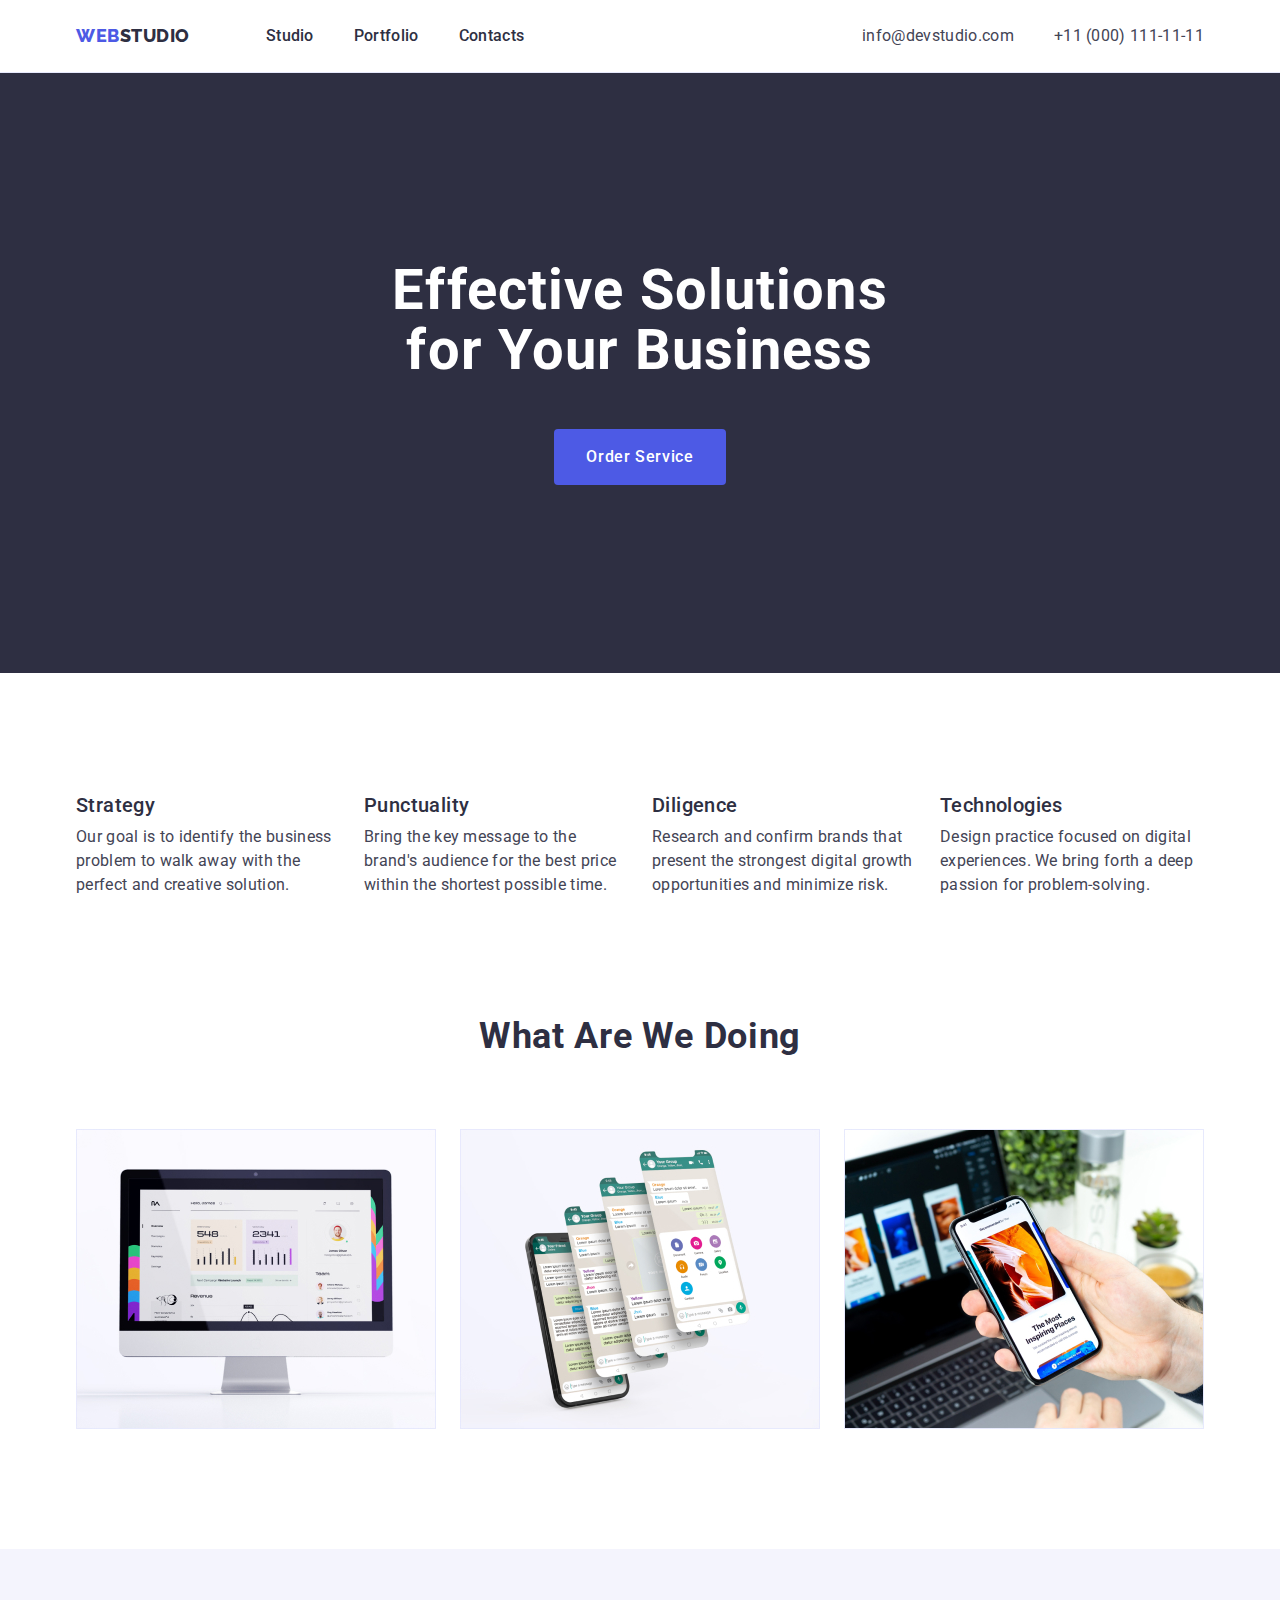
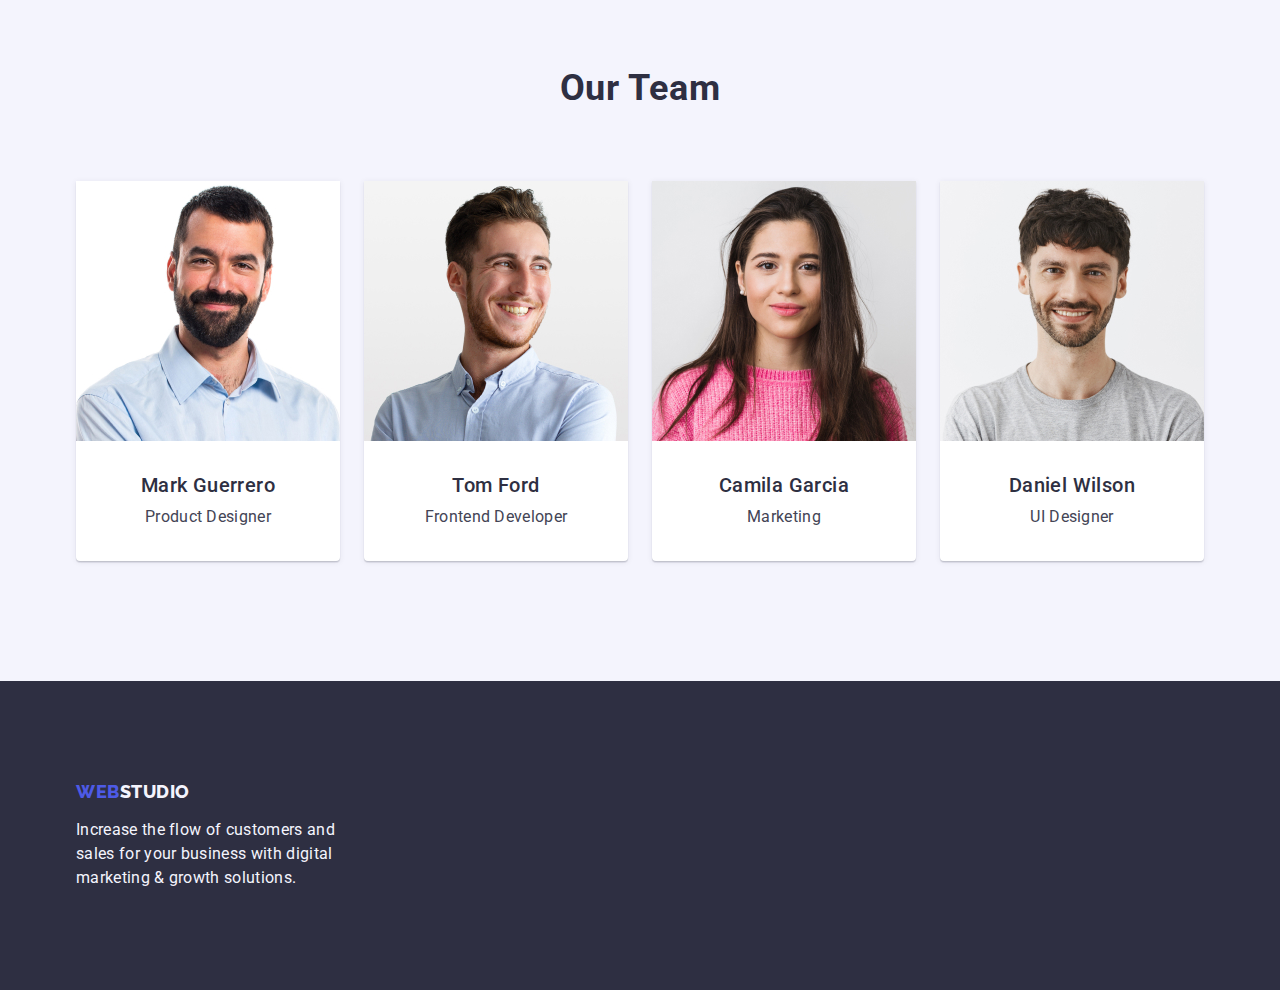
<file: index.html>
<!DOCTYPE html>
<html lang="en">
  <head>
    <meta charset="UTF-8" />
    <meta http-equiv="X-UA-Compatible" content="IE=edge" />
    <meta name="viewport" content="width=device-width, initial-scale=1.0" />
    <title>Document</title>
    <link rel="preconnect" href="https://fonts.googleapis.com" />
    <link rel="preconnect" href="https://fonts.gstatic.com" crossorigin />
    <link
      href="https://fonts.googleapis.com/css2?family=Raleway:wght@700;800&family=Roboto:wght@400;500&display=swap"
      rel="stylesheet"
    />
    <link
      rel="stylesheet"
      href="https://cdnjs.cloudflare.com/ajax/libs/modern-normalize/1.1.0/modern-normalize.min.css"
    />
    <link rel="stylesheet" href="./css/styles.css" />
  </head>
  <body>
    <!-- Header section -->
    <header class="header-page">
      <div class="header-container container">
        <nav class="nav-main list">
          <a href="./index.html" class="trademark-link link"
            >Web<span class="trademark-dark">Studio</span></a
          >
          <ul class="nav-list list">
            <li class="item list">
              <a class="nav-link link" href="./index.html">Studio</a>
            </li>
            <li class="item list">
              <a class="nav-link link" href="./portfolio.html">Portfolio</a>
            </li>
            <li class="item list">
              <a class="nav-link link" href="">Contacts</a>
            </li>
          </ul>
        </nav>
        <address class="address">
          <ul class="list-address list">
            <li class="item list">
              <a class="contact link" href="mailto:info@devstudio.com"
                >info@devstudio.com</a
              >
            </li>
            <li class="item list">
              <a class="contact link" href="tel:+110001111111"
                >+11 (000) 111-11-11</a
              >
            </li>
          </ul>
        </address>
      </div>
    </header>
    <main>
      <!-- Hero section -->
      <section class="first-sec">
        <div class="container">
          <h1 class="first-sec-title list">
            Effective Solutions for Your Business
          </h1>
          <button class="hero-button" type="button">Order Service</button>
        </div>
      </section>
      <!-- Stragedy Punctuality Technologies-->
      <section class="second-sec">
        <div class="container">
          <h2 class="visually-feature">Feature</h2>
          <ul class="second-sec-list list">
            <li class="second-sec-item list">
              <h3 class="second-sec-title">Strategy</h3>
              <p class="second-sec-text">
                Our goal is to identify the business problem to walk away with
                the perfect and creative solution.
              </p>
            </li>
            <li class="second-sec-item list">
              <h3 class="second-sec-title">Punctuality</h3>
              <p class="second-sec-text">
                Bring the key message to the brand's audience for the best price
                within the shortest possible time.
              </p>
            </li>
            <li class="second-sec-item list">
              <h3 class="second-sec-title">Diligence</h3>
              <p class="second-sec-text">
                Research and confirm brands that present the strongest digital
                growth opportunities and minimize risk.
              </p>
            </li>
            <li class="second-sec-item list">
              <h3 class="second-sec-title">Technologies</h3>
              <p class="second-sec-text">
                Design practice focused on digital experiences. We bring forth a
                deep passion for problem-solving.
              </p>
            </li>
          </ul>
        </div>
      </section>
      <!-- What we are doing -->
      <section class="third-sec">
        <div class="container">
          <h2 class="third-sec-title list">What are we doing</h2>
          <ul class="third-sec-list list">
            <li class="tech-item list">
              <img
                class="pic-third-sec"
                src="./images/whatwearedoing/computer.jpg"
                alt="photo computer"
                width="360"
                height="300"
              />
            </li>
            <li class="tech-item list">
              <img
                class="pic-third-sec"
                src="./images/whatwearedoing/phone.jpg"
                alt="photo phone"
                width="360"
                height="300"
              />
            </li>
            <li class="tech-item list">
              <img
                class="pic-third-sec"
                src="./images/whatwearedoing/phone2.jpg"
                alt="photo phone2"
                width="360"
                height="300"
              />
            </li>
          </ul>
        </div>
      </section>
      <!-- Our team -->
      <section class="fourth-sec">
        <div class="container">
          <h2 class="team">Our Team</h2>
          <ul class="team-list list">
            <li class="team-item">
              <img
                class="pic-team"
                src="./images/team/img1.jpg"
                alt="photo mark guerrero"
                width="264"
              />
              <div class="team-wraper">
                <h3 class="team-name list">Mark Guerrero</h3>
                <p class="prof-name list">Product Designer</p>
              </div>
            </li>
            <li class="team-item">
              <img
                class="pic-team"
                src="./images/team/img2.jpg"
                alt="photo tom ford"
                width="264"
                height="260"
              />
              <div class="team-wraper">
                <h3 class="team-name list">Tom Ford</h3>
                <p class="prof-name list">Frontend Developer</p>
              </div>
            </li>
            <li class="team-item">
              <img
                class="pic-team list"
                src="./images/team/img3.jpg"
                alt="photo camila garcia"
                width="264"
                height="260"
              />
              <div class="team-wraper">
                <h3 class="team-name list">Camila Garcia</h3>
                <p class="prof-name list">Marketing</p>
              </div>
            </li>
            <li class="team-item">
              <img
                class="pic-team list"
                src="./images/team/img4.jpg"
                alt="photo daniel wilson"
                width="264"
                height="260"
              />
              <div class="team-wraper">
                <h3 class="team-name list">Daniel Wilson</h3>
                <p class="prof-name list">UI Designer</p>
              </div>
            </li>
          </ul>
        </div>
      </section>
    </main>
    <!-- Footer section -->
    <footer class="footer-sec">
      <div class="container">
        <a href="./index.html" class="logo-link link"
          >Web<span class="logo-white">Studio</span></a
        >
        <p class="footer-text">
          Increase the flow of customers and sales for your business with
          digital marketing & growth solutions.
        </p>
      </div>
    </footer>
  </body>
</html>
</file>
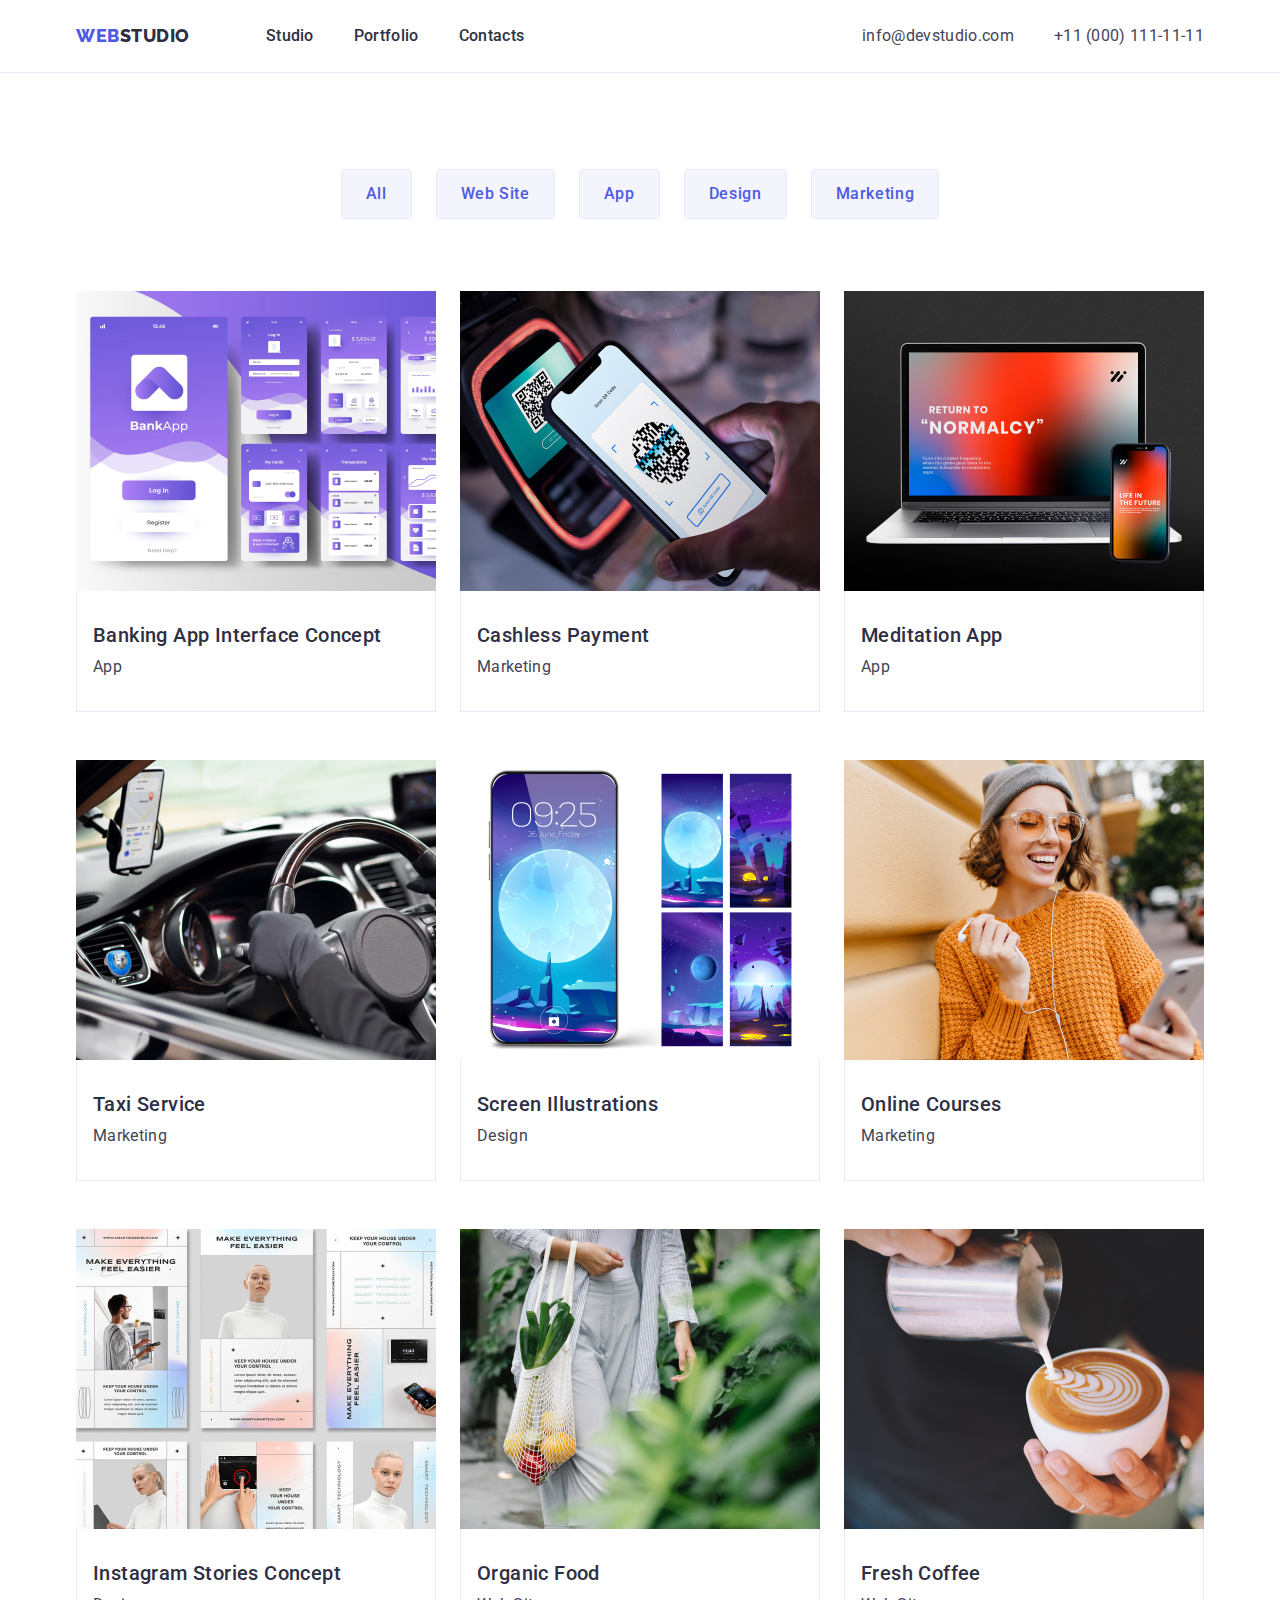
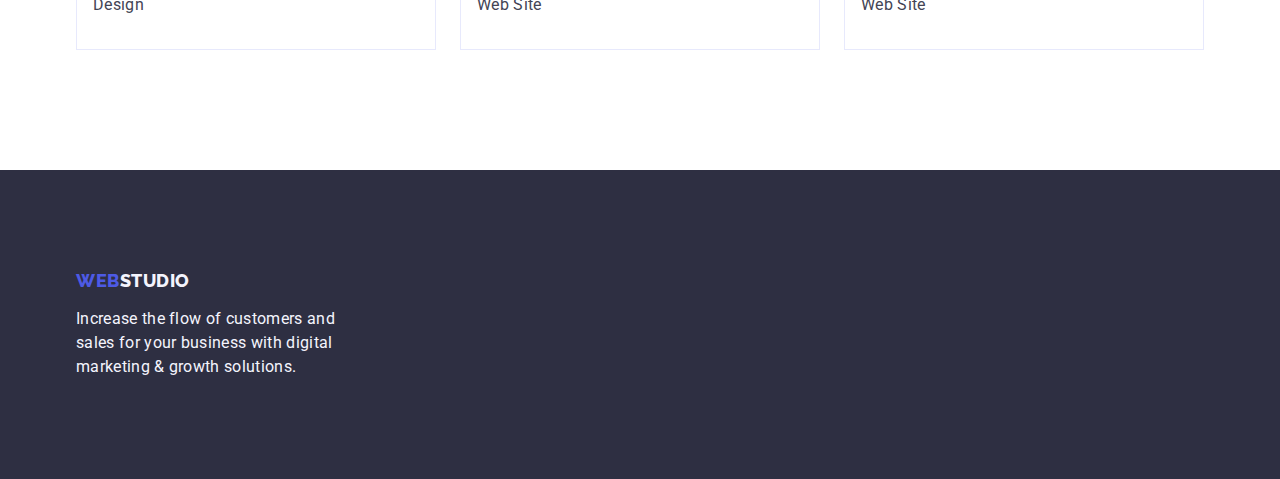
<file: portfolio.html>
<!DOCTYPE html>
<html lang="en">
  <head>
    <meta charset="UTF-8" />
    <meta http-equiv="X-UA-Compatible" content="IE=edge" />
    <meta name="viewport" content="width=device-width, initial-scale=1.0" />
    <title>Document</title>
    <!-- fonts -->
    <link rel="preconnect" href="https://fonts.googleapis.com" />
    <link rel="preconnect" href="https://fonts.gstatic.com" crossorigin />
    <link
      href="https://fonts.googleapis.com/css2?family=Raleway:wght@700;800&family=Roboto:wght@400;500&display=swap"
      rel="stylesheet"
    />
    <link
      rel="stylesheet"
      href="https://cdnjs.cloudflare.com/ajax/libs/modern-normalize/1.1.0/modern-normalize.min.css"
    />
    <!-- css -->
    <link rel="stylesheet" href="./css/styles.css" />
  </head>
  <body>
    <!-- Header section -->
    <header class="header-page">
      <div class="header-container container">
        <nav class="nav-main list">
          <a href="./portfolio.html" class="trademark-link link"
            >Web<span class="trademark-dark">Studio</span></a
          >
          <ul class="nav-list list">
            <li class="nav-item list">
              <a class="nav-link link" href="./index.html">Studio</a>
            </li>
            <li class="nav-item list">
              <a class="nav-link link" href="./portfolio.html">Portfolio</a>
            </li>
            <li class="nav-item list">
              <a class="nav-link link" href="">Contacts</a>
            </li>
          </ul>
        </nav>
        <address class="address">
          <ul class="list-address list">
            <li>
              <a class="contact link" href="mailto:info@devstudio.com"
                >info@devstudio.com</a
              >
            </li>
            <li>
              <a class="contact link" href="tel:+110001111111"
                >+11 (000) 111-11-11</a
              >
            </li>
          </ul>
        </address>
      </div>
    </header>
    <main>
      <!-- Buttons and Rows of pictures -->
      <section class="btn-img">
        <div class="buttons-container container">
          <h1 hidden>Buttons and Pictures</h1>
          <ul class="btn-img-list list">
            <li class="portfolio-button">
              <button class="button" type="button">All</button>
            </li>
            <li class="portfolio-button">
              <button class="button" type="button">Web Site</button>
            </li>
            <li class="portfolio-button">
              <button class="button" type="button">App</button>
            </li>
            <li class="portfolio-button">
              <button class="button" type="button">Design</button>
            </li>
            <li class="portfolio-button">
              <button class="button" type="button">Marketing</button>
            </li>
          </ul>
          <!-- PROJECTS -->
          <ul class="project list">
            <li class="project-item">
              <a href="" class="project-link link">
                <img
                  src="./images/1concept.jpg"
                  alt="Banking App Interface Concept"
                  width="360"
                  height="300"
                />
                <div class="project-wraper">
                  <h2 class="project-name link">
                    Banking App Interface Concept
                  </h2>
                  <p class="project-text link">App</p>
                </div>
              </a>
            </li>
            <li class="project-item">
              <a href="" class="project-link link">
                <img
                  src="./images/2payment.jpg"
                  alt="Cashless Payment"
                  width="360"
                  height="300"
                />
                <div class="project-wraper">
                  <h2 class="project-name link">Cashless Payment</h2>
                  <p class="project-text link">Marketing</p>
                </div>
              </a>
            </li>
            <li class="project-item">
              <a href="" class="project-link link">
                <img
                  src="./images/3app.jpg"
                  alt="Meditation App"
                  width="360"
                  height="300"
                />
                <div class="project-wraper">
                  <h2 class="project-name link">Meditation App</h2>
                  <p class="project-text link">App</p>
                </div>
              </a>
            </li>
            <li class="project-item">
              <a href="" class="project-link link">
                <img
                  src="./images/4service.jpg"
                  alt="Taxi Service"
                  width="360"
                  height="300"
                />
                <div class="project-wraper">
                  <h2 class="project-name link">Taxi Service</h2>
                  <p class="project-text link">Marketing</p>
                </div>
              </a>
            </li>
            <li class="project-item">
              <a href="" class="project-link link">
                <img
                  src="./images/5illustration.jpg"
                  alt="Screen Illustrations"
                  width="360"
                  height="300"
                />
                <div class="project-wraper">
                  <h2 class="project-name link">Screen Illustrations</h2>
                  <p class="project-text link">Design</p>
                </div>
              </a>
            </li>
            <li class="project-item">
              <a href="" class="project-link link">
                <img
                  src="./images/6courses.jpg"
                  alt="Online Courses"
                  width="360"
                  height="300"
                />
                <div class="project-wraper">
                  <h2 class="project-name link">Online Courses</h2>
                  <p class="project-text link">Marketing</p>
                </div>
              </a>
            </li>
            <li class="project-item">
              <a href="" class="project-link link">
                <img
                  src="./images/7instagram.jpg"
                  alt="Instagram Stories Concept"
                  width="360"
                  height="300"
                />
                <div class="project-wraper">
                  <h2 class="project-name link">Instagram Stories Concept</h2>
                  <p class="project-text link">Design</p>
                </div>
              </a>
            </li>
            <li class="project-item">
              <a href="" class="project-link link">
                <img
                  src="./images/8food.jpg"
                  alt="Organic Food"
                  width="360"
                  height="300"
                />
                <div class="project-wraper">
                  <h2 class="project-name link">Organic Food</h2>
                  <p class="project-text link">Web Site</p>
                </div>
              </a>
            </li>
            <li class="project-item">
              <a href="" class="project-link link">
                <img
                  src="./images/9coffee.jpg"
                  alt="Fresh Coffee"
                  width="360"
                  height="300"
                />
                <div class="project-wraper">
                  <h2 class="project-name link">Fresh Coffee</h2>
                  <p class="project-text link">Web Site</p>
                </div>
              </a>
            </li>
          </ul>
        </div>
      </section>
    </main>
    <!-- Footer section -->
    <footer class="footer-sec">
      <div class="container">
        <a href="./portfolio.html" class="logo-link link"
          >Web<span class="logo-footer">Studio</span></a
        >
        <p class="footer-text">
          Increase the flow of customers and sales for your business with
          digital marketing & growth solutions.
        </p>
      </div>
    </footer>
  </body>
</html>
</file>
<file: css/styles.css>
:root {
  --main-color: #4d5ae5;
  --primary-color: #2e2f42;
  --white-color: #ffffff;
  --alternative-color: #404bbf;
  --contacts-color: #434455;
}


body {
  font-family: "Roboto", sans-serif;
  color: var(--contacts-color);
  background-color: var(--white-color);
}

img {
  display: block;
  max-width: 100%;
  height: auto;
}

.visually-feature {
  position: absolute;
  width: 1px;
  height: 1px;
  margin: -1px;
  border: 0;
  padding: 0;
  clip: rect(0 0 0 0);
  overflow: hidden;
}

/* ==== reset start ==== */

h1,
h2,
h3,
h4,
h5,
h6,
p {
  margin: 0;
}

p,
ul {
  padding: 0;
  margin: 0;
}

.link {
  text-decoration: none;
}

.list {
  list-style: none;
  padding: 0;
  margin: 0;
}

button {
  font-family: inherit;
  color: currentColor;
  cursor: pointer;
}

.hidden {
  display: none;
  padding: 0;
  margin: 0;
}

.container {
  width: 1158px;
  padding-left: 15px;
  padding-right: 15px;
  margin-left: auto;
  margin-right: auto;
  align-items: center;
}

/* ==== reset ends ==== */

/* ==== HEADER ==== */

.header-page {
  display: flex;
  align-items: center;
  background: #ffffff;
  border-bottom: 1px solid #e7e9fc;
}

.header-container {
  display: flex;
  align-items: center;
}

/* LOGO */

.trademark-link {
  margin-right: 76px;
  padding-top: 24px;
  padding-bottom: 24px;

  color: var(--main-color);
  font-family: "Raleway", sans-serif;
  font-style: normal;
  font-weight: 800;
  font-size: 18px;
  line-height: 1.17;
  letter-spacing: 0.03em;
  text-transform: uppercase;
}
.trademark-dark {
  align-items: center;

  color: var(--primary-color);
  font-family: "Raleway";
  font-style: normal;
  font-weight: 800;
  font-size: 18px;
  line-height: 1.7;
  letter-spacing: 0.03em;
  text-transform: uppercase;
}

/* NAVIGATION */

.nav-main {
  display: flex;
  margin-right: auto;
  align-items: center;
}

.nav-list {
  display: flex;
}

.nav-list .item {
  margin-right: 0px;
}

.nav-list .item:last-child {
  margin-right: 0;
}

.nav-link {
  display: block;
  padding-top: 24px;
  padding-bottom: 24px;
  align-items: center;

  color: var(--primary-color);
  font-weight: 500;
  font-size: 16px;
  line-height: 1.5;
  letter-spacing: 0.02em;
}
.nav-link:hover,
.nav-link:focus {
  color: var(--alternative-color);
}

/* CONTACTS */

.list-address {
  display: flex;
  align-items: center;
}


.list-address .item:last-child {
  margin-right: 0;
}

.address {
  font-style: normal;
  margin-left: auto;
}

.contact {
  padding-top: 24px;
  padding-bottom: 24px;
  display: block;
  color: var(--contacts-color);
  font-family: "Roboto", sans-serif;
  font-weight: 400;
  font-size: 16px;
  line-height: 1.5;
  letter-spacing: 0.02em;
}

.contact:hover,
.contact:focus {
  color: var(--alternative-color);
}

/* ==== HERO SECTION ==== */

/* HERO TITLE */

.first-sec {
  padding-top: 188px;
  padding-bottom: 188px;
  background: var(--primary-color);
  text-align: center;
}
.first-sec-title {
  margin-left: auto;
  margin-right: auto;
  max-width: 496px;
  color: var(--white-color);
  font-weight: 700;
  font-size: 56px;
  line-height: 1.07;
  text-align: center;
  display: block;
  letter-spacing: 0.02em;
}

/* BUTTON */

.hero-button {
  display: block;
  margin-left: auto;
  margin-right: auto;
  margin-top: 48px;
  margin-bottom: 0;
  border: 1px solid transparent;
  border-radius: 4px;
  padding: 16px 32px;
  min-width: 169px;
  text-align: center;
  font-family: "Roboto", sans-serif;
  font-style: normal;
  font-weight: 500;
  font-size: 16px;
  line-height: 1.5;
  text-align: center;
  letter-spacing: 0.04em;
  color: var(--white-color);
  cursor: pointer;
  border: none;
  border-radius: 4px;
  background: var(--main-color);
}
.hero-button:hover,
.hero-button:focus {
  background-color: var(--alternative-color);
}

/* ==== SECOND SECTION ==== */

.second-sec-list {
  display: flex;
  gap: 24px;
}

.second-sec {
  padding-top: 120px;
  padding-bottom: 120px;
}

.second-sec-item {
  width: calc((100% - 72px) / 4);
}

/* SECOND TITLE */

.second-sec-title {
  margin-bottom: 8px;
  color: var(--primary-color);
  font-weight: 500;
  font-size: 20px;
  line-height: 1.2;
  letter-spacing: 0.02em;
}

/* SECOND TEXT */

.second-sec-text {
  color: var(--contacts-color);
  font-size: 16px;
  line-height: 1.5;
  letter-spacing: 0.02em;
}

/* ==== THIRD SECTION ==== */

/* THIRD TITLE */
.third-sec {
  padding-bottom: 120px;
}

.third-sec-title {
  margin-bottom: 72px;
  color: var(--primary-color);
  font-weight: 700;
  font-size: 36px;
  line-height: 1.11;
  text-align: center;
  letter-spacing: 0.02em;
  text-transform: capitalize;
}

/* THIRD SECTION PICTURE */

.tech-item {
  width: calc((100% - 48px) / 3);
}

.third-sec-list {
  display: flex;
  flex-wrap: wrap;
  gap: 24px;
  text-align: center;
}

.pic-third-sec {
  flex-direction: column;
  align-items: flex-start;
  padding: 0px;
}

/* ==== FOURTH SECTION ==== */

.fourth-sec {
  background: #f4f4fd;
  padding: 120px 0;
}
.team-item {
  background-color: var(--white-color);
  box-shadow: 0px 1px 6px rgba(46, 47, 66, 0.08),
    0px 1px 1px rgba(46, 47, 66, 0.16), 0px 2px 1px rgba(46, 47, 66, 0.08);
  border-radius: 0px 0px 4px 4px;
}

/* TEAM */

.team {
  margin-bottom: 72px;
  color: var(--primary-color);
  font-size: 36px;
  line-height: 1.11;
  text-align: center;
  letter-spacing: 0.02em;
  text-transform: capitalize;
}

.team-list {
  display: flex;
  flex-wrap: wrap;
  gap: 24px;
  text-align: center;
}
.team-item {
  width: calc((100% - (24px * 3)) / 4);
}

.team-wraper {
  padding: 32px 16px;
  border-radius: 0px 0px 4px 4px;
}
.team-name {
  margin-bottom: 8px;

  color: var(--primary-color);
  font-weight: 500;
  font-size: 20px;
  line-height: 1.2;
  letter-spacing: 0.02em;
}
.prof-name {
  color: var(--contacts-color);
  font-size: 16px;
  line-height: 1.5;
  letter-spacing: 0.02em;
}

/* ==== FOOTER SECTION ==== */

.footer-sec {
  background: var(--primary-color);
  padding-top: 100px;
  padding-bottom: 100px;
}

/* FOOTER LOGO */

.logo-link {
  display: inline-block;
  margin-bottom: 16px;
  color: var(--main-color);
  font-family: "Raleway", sans-serif;
  font-style: normal;
  font-weight: 800;
  font-size: 18px;
  line-height: 1.17;
  letter-spacing: 0.03em;
  text-transform: uppercase;
}
.logo-white {
  color: #f4f4fd;
  font-family: "Raleway", sans-serif;
  font-style: normal;
  font-weight: 800;
  font-size: 18px;
  line-height: 1.17;
  letter-spacing: 0.03em;
  text-transform: uppercase;
}

/* FOOTER TEXT */

.footer-text {
  width: 264px;
  color: #f4f4fd;
  font-size: 16px;
  line-height: 1.5;
  letter-spacing: 0.02em;
}

/* ========= PORTFOLIO =========== */

/* ==== HEADER PORTFOLIO ==== */

.header-page {
  display: flex;
  align-items: center;
  background: #ffffff;
  border-bottom: 1px solid #e7e9fc;
}

.header-container {
  display: flex;
  align-items: center;
}

/* LOGO */

.trademark-link {
  margin-right: 76px;
  padding-top: 24px;
  padding-bottom: 24px;

  color: var(--main-color);
  font-family: "Raleway", sans-serif;
  font-style: normal;
  font-weight: 800;
  font-size: 18px;
  line-height: 1.17;
  letter-spacing: 0.03em;
  text-transform: uppercase;
}
.trademark-dark {
  align-items: center;

  color: var(--primary-color);
  font-family: "Raleway", sans-serif;
  font-style: normal;
  font-weight: 800;
  font-size: 18px;
  line-height: 1.17;
  letter-spacing: 0.03em;
  text-transform: uppercase;
}
/* NAVIGATION */

.nav-main {
  display: flex;
  margin-right: auto;
  align-items: center;
}

.nav-list {
  display: flex;
  gap: 40px;
}

.nav-list .item:last-child {
  margin-right: 0;
}

.nav-link {
  display: block;
  padding-top: 24px;
  padding-bottom: 24px;
  gap: 40px;
  align-items: center;

  color: var(--primary-color);
  font-weight: 500;
  font-size: 16px;
  line-height: 1.5;
  letter-spacing: 0.02em;
}
.nav-link:hover,
.nav-link:focus {
  color: var(--alternative-color);
}

.list-address {
  display: flex;
  align-items: center;
  gap: 40px;
}


.list-address .item:last-child {
  margin-right: 0;
}

.address {
  font-style: normal;
}

.contact:hover,
.contact:focus {
  color: var(--alternative-color);
}

/* ==== BUTTONS AND PICTURES ==== */

.btn-img {
  padding: 96px 0 120px;
}

.btn-img-list {
  display: flex;
  justify-content: center;
  align-items: center;
  gap: 24px;
  margin-bottom: 72px;
}

.portfolio-button:first-child {
  margin-left: o;
}

.button {
  align-items: center;
  border: 1px solid transparent;
  padding: 12px 24px;
  border-radius: 4px;

  color: var(--main-color);
  background: #f4f4fd;
  cursor: pointer;
  border: 1px solid #e7e9fc;
  font-family: "Roboto", sans-serif;
  font-style: normal;
  font-weight: 500;
  font-size: 16px;
  line-height: 1.5;
  letter-spacing: 0.04em;
}
.button:hover,
.button:focus {
  color: var(--white-color);
  background: var(--alternative-color);
  border: 1px solid transparent;
}

/* ==== PROJECTS ==== */

.project-item {
  width: calc((100% - 48px) / 3);
}

.project-wraper {
  padding: 32px 16px;
  width: 360px;
  border: 1px solid #e7e9fc;
  border-top: none;
}

.project {
  display: flex;
  flex-wrap: wrap;
  gap: 20px;
  column-gap: 24px;
  row-gap: 48px;
}

.project-name {
  margin-bottom: 8px;
  color: var(--primary-color);
  font-weight: 500;
  font-size: 20px;
  line-height: 1.2;
  letter-spacing: 0.02em;
}
.project-text {
  color: var(--contacts-color);
  font-style: normal;
  font-size: 16px;
  line-height: 1.5;
  letter-spacing: 0.02em;
}
/* ==== FOOTER ==== */
.logo-footer {
  color: #f4f4fd;
  font-family: "Raleway", sans-serif;
  font-style: normal;
  font-weight: 800;
  font-size: 18px;
  line-height: 1.17;
  letter-spacing: 0.03em;
  text-transform: uppercase;
}
</file>
